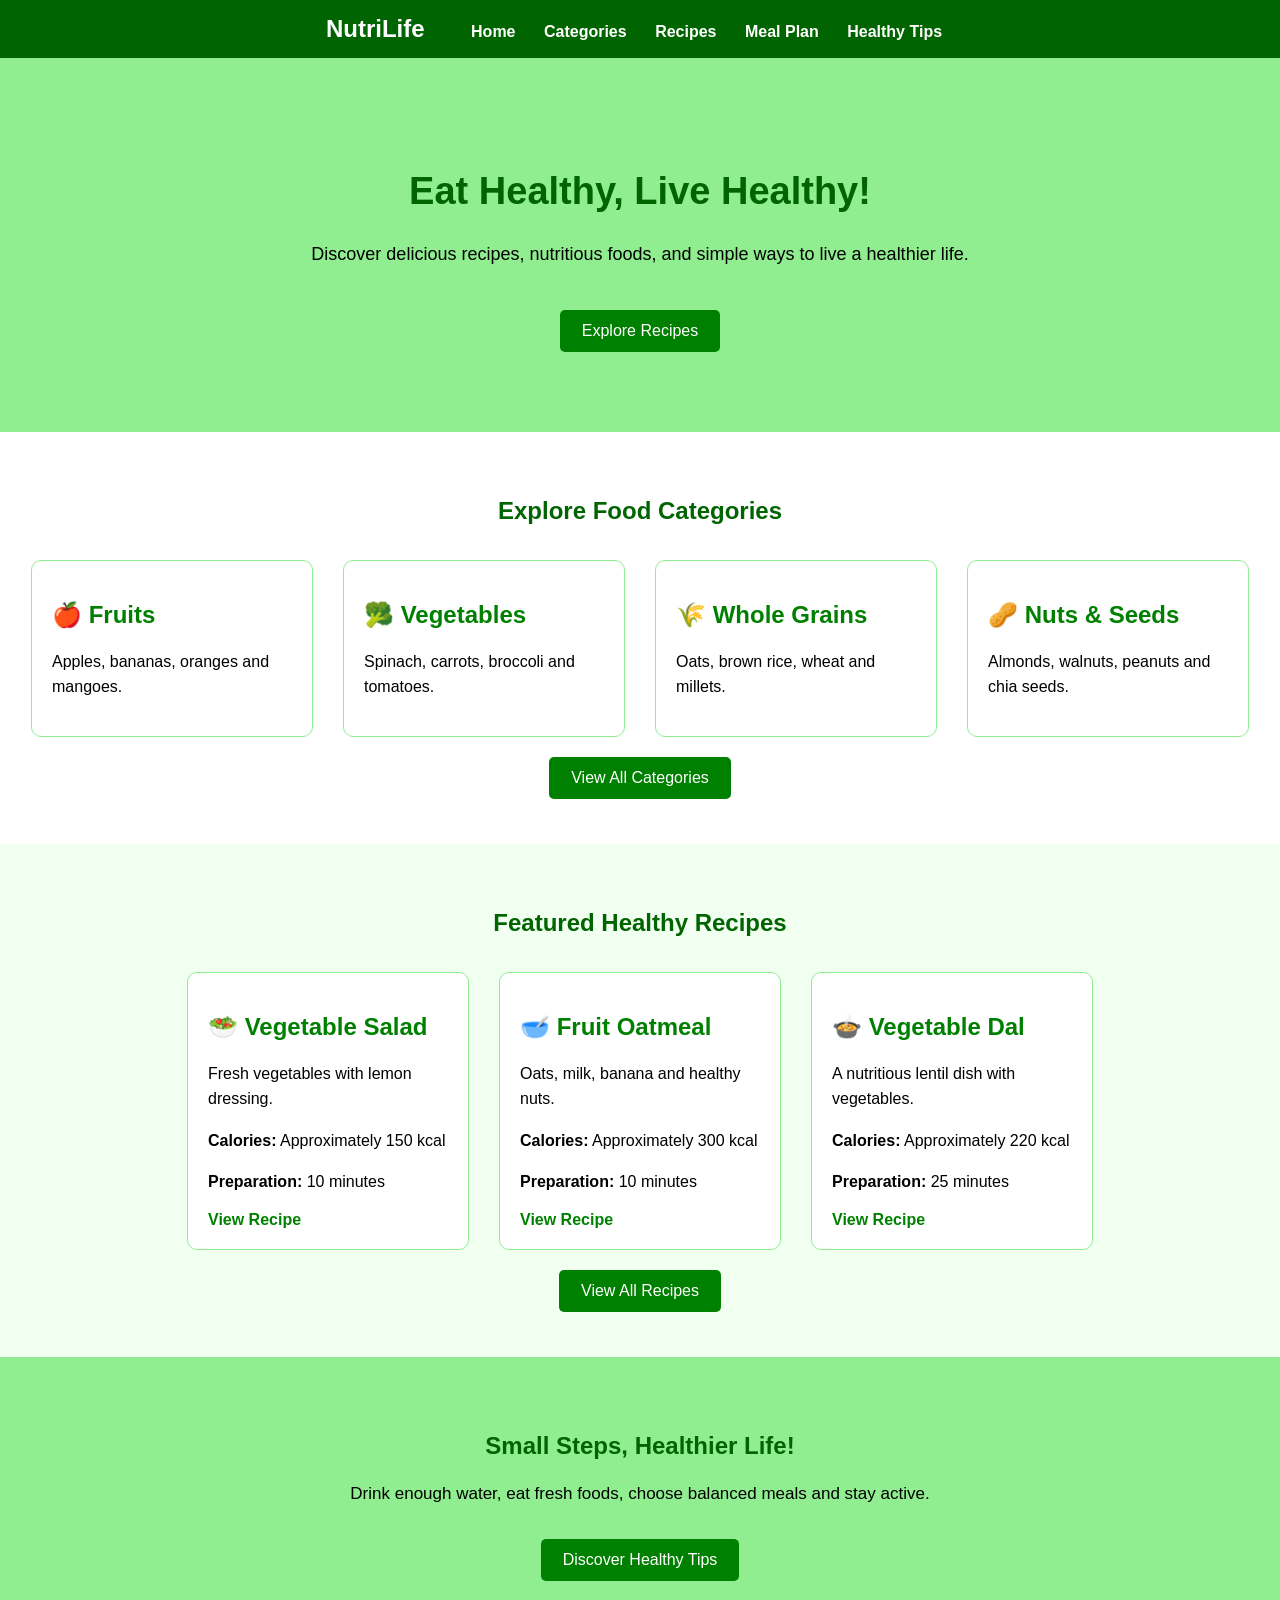
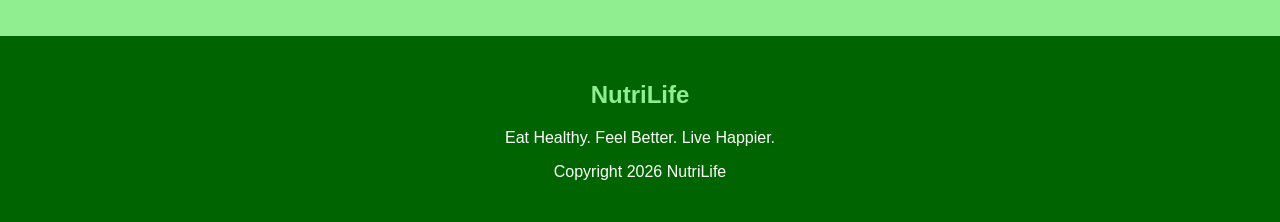
<file: index.html>
<!DOCTYPE html>
<html lang="en">
<head>
    <meta charset="UTF-8">
    <meta name="viewport" content="width=device-width, initial-scale=1.0">
    <title>NutriLife - Healthy Food</title>
    <link rel="stylesheet" href="index.css">
</head>
<body>

    <!-- Navigation Bar -->
    <nav>
        <h2>NutriLife</h2>

        <ul>
            <li><a href="index.html">Home</a></li>
            <li><a href="categories.html">Categories</a></li>
            <li><a href="recipes.html">Recipes</a></li>
            <li><a href="mealplan.html">Meal Plan</a></li>
            <li><a href="tips.html">Healthy Tips</a></li>
        </ul>
    </nav>

    <!-- Home Section -->
    <section class="home">
        <h1>Eat Healthy, Live Healthy!</h1>

        <p>
            Discover delicious recipes, nutritious foods,
            and simple ways to live a healthier life.
        </p>

        <a href="recipes.html" class="button">
            Explore Recipes
        </a>
    </section>

    <!-- Food Categories -->
    <section class="categories">
        <h1>Explore Food Categories</h1>

        <div class="container">

            <div class="card">
                <h2>🍎 Fruits</h2>
                <p>Apples, bananas, oranges and mangoes.</p>
            </div>

            <div class="card">
                <h2>🥦 Vegetables</h2>
                <p>Spinach, carrots, broccoli and tomatoes.</p>
            </div>

            <div class="card">
                <h2>🌾 Whole Grains</h2>
                <p>Oats, brown rice, wheat and millets.</p>
            </div>

            <div class="card">
                <h2>🥜 Nuts & Seeds</h2>
                <p>Almonds, walnuts, peanuts and chia seeds.</p>
            </div>

        </div>

        <a href="categories.html" class="button">
            View All Categories
        </a>
    </section>

    <!-- Featured Recipes -->
    <section class="recipes">
        <h1>Featured Healthy Recipes</h1>

        <div class="container">

            <div class="card">
                <h2>🥗 Vegetable Salad</h2>
                <p>Fresh vegetables with lemon dressing.</p>
                <p><b>Calories:</b> Approximately 150 kcal</p>
                <p><b>Preparation:</b> 10 minutes</p>
                <a href="recipes.html">View Recipe</a>
            </div>

            <div class="card">
                <h2>🥣 Fruit Oatmeal</h2>
                <p>Oats, milk, banana and healthy nuts.</p>
                <p><b>Calories:</b> Approximately 300 kcal</p>
                <p><b>Preparation:</b> 10 minutes</p>
                <a href="recipes.html">View Recipe</a>
            </div>

            <div class="card">
                <h2>🍲 Vegetable Dal</h2>
                <p>A nutritious lentil dish with vegetables.</p>
                <p><b>Calories:</b> Approximately 220 kcal</p>
                <p><b>Preparation:</b> 25 minutes</p>
                <a href="recipes.html">View Recipe</a>
            </div>

        </div>

        <a href="recipes.html" class="button">
            View All Recipes
        </a>
    </section>

    <!-- Healthy Living -->
    <section class="healthy">
        <h1>Small Steps, Healthier Life!</h1>

        <p>Drink enough water, eat fresh foods,
           choose balanced meals and stay active.</p>

        <a href="tips.html" class="button">
            Discover Healthy Tips
        </a>
    </section>

    <!-- Footer -->
    <footer>
        <h2>NutriLife</h2>
        <p>Eat Healthy. Feel Better. Live Happier.</p>
        <p>Copyright  2026 NutriLife</p>
    </footer>

</body>
</html>
</file>
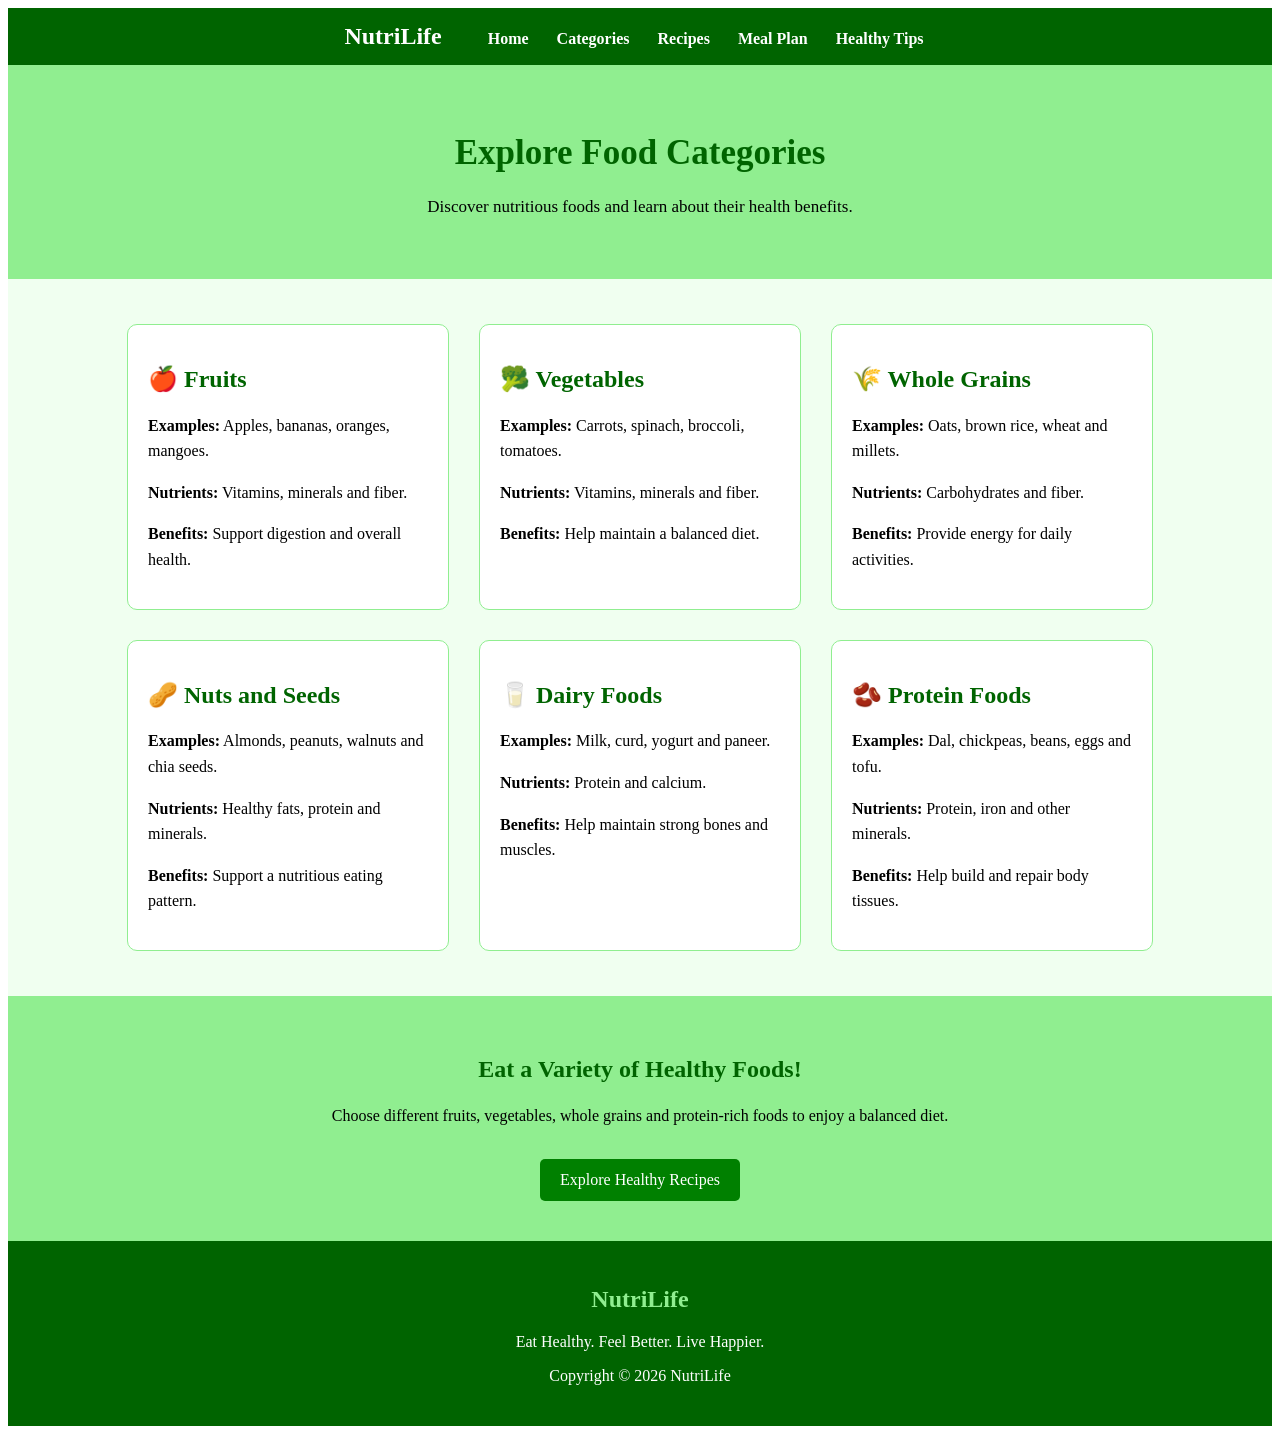
<file: categories.html>
<!DOCTYPE html>
<html lang="en">
<head>
    <meta charset="UTF-8">
    <meta name="viewport" content="width=device-width, initial-scale=1.0">
    <title>Food Categories - NutriLife</title>
    <link rel="stylesheet" href="categories.css">
</head>
<body>
    <!-- Navigation Bar -->
    <nav>
        <h2>NutriLife</h2>

        <ul>
            <li><a href="index.html">Home</a></li>
            <li><a href="categories.html">Categories</a></li>
            <li><a href="recipes.html">Recipes</a></li>
            <li><a href="mealplan.html">Meal Plan</a></li>
            <li><a href="tips.html">Healthy Tips</a></li>
        </ul>
    </nav>


    <!-- Page Heading -->
    <header class="category-header">
        <h1>Explore Food Categories</h1>
        <p>
            Discover nutritious foods and learn about their
            health benefits.
        </p>
    </header>

    <!-- Food Categories -->
    <section class="categories">
        <div class="container">

            <div class="card">
                <h2>🍎 Fruits</h2>
                <p><b>Examples:</b> Apples, bananas, oranges, mangoes.</p>
                <p><b>Nutrients:</b> Vitamins, minerals and fiber.</p>
                <p><b>Benefits:</b> Support digestion and overall health.</p>
            </div>

            <div class="card">
                <h2>🥦 Vegetables</h2>
                <p><b>Examples:</b> Carrots, spinach, broccoli, tomatoes.</p>
                <p><b>Nutrients:</b> Vitamins, minerals and fiber.</p>
                <p><b>Benefits:</b> Help maintain a balanced diet.</p>
            </div>

            <div class="card">
                <h2>🌾 Whole Grains</h2>
                <p><b>Examples:</b> Oats, brown rice, wheat and millets.</p>
                <p><b>Nutrients:</b> Carbohydrates and fiber.</p>
                <p><b>Benefits:</b> Provide energy for daily activities.</p>
            </div>

            <div class="card">
                <h2>🥜 Nuts and Seeds</h2>
                <p><b>Examples:</b> Almonds, peanuts, walnuts and chia seeds.</p>
                <p><b>Nutrients:</b> Healthy fats, protein and minerals.</p>
                <p><b>Benefits:</b> Support a nutritious eating pattern.</p>
            </div>

            <div class="card">
                <h2>🥛 Dairy Foods</h2>
                <p><b>Examples:</b> Milk, curd, yogurt and paneer.</p>
                <p><b>Nutrients:</b> Protein and calcium.</p>
                <p><b>Benefits:</b> Help maintain strong bones and muscles.</p>
            </div>

            <div class="card">
                <h2>🫘 Protein Foods</h2>
                <p><b>Examples:</b> Dal, chickpeas, beans, eggs and tofu.</p>
                <p><b>Nutrients:</b> Protein, iron and other minerals.</p>
                <p><b>Benefits:</b> Help build and repair body tissues.</p>
            </div>

        </div>
    </section>

    <!-- Healthy Eating Message -->
    <section class="category-message">
        <h2>Eat a Variety of Healthy Foods!</h2>
        <p>
            Choose different fruits, vegetables, whole grains
            and protein-rich foods to enjoy a balanced diet.
        </p>
        <a href="recipes.html" class="button">Explore Healthy Recipes</a>
    </section>

    <!-- Footer -->
    <footer>
        <h2>NutriLife</h2>
        <p>Eat Healthy. Feel Better. Live Happier.</p>
        <p>Copyright &copy; 2026 NutriLife</p>
    </footer>

</body>
</html>
</file>
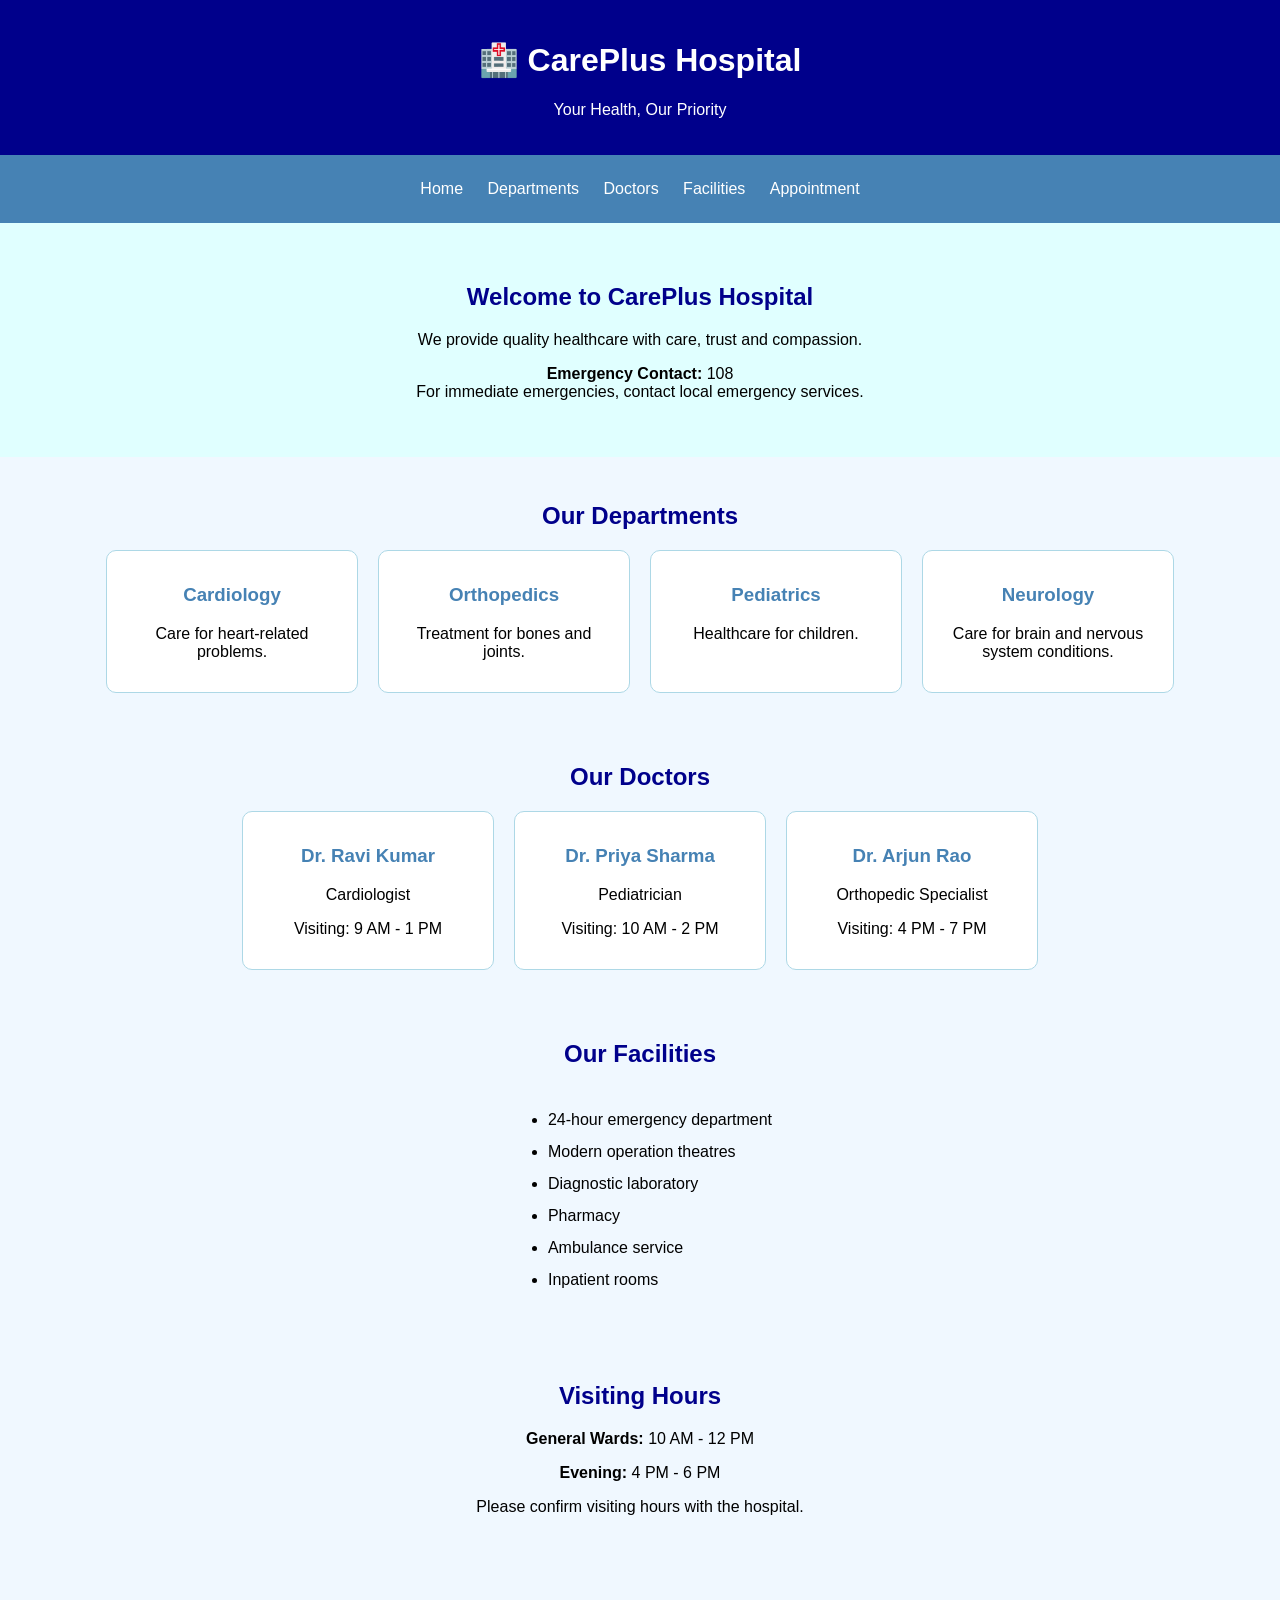
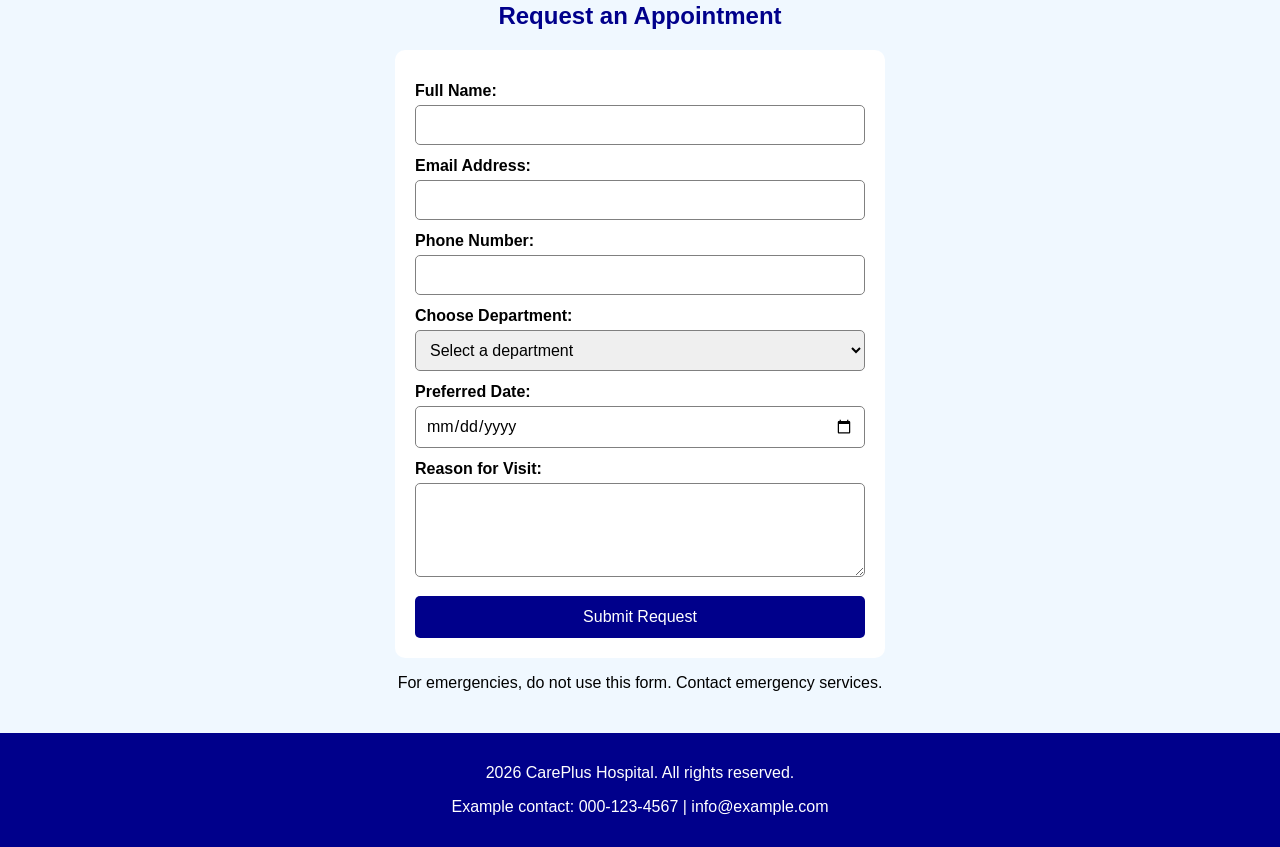
<file: health.html>
<!DOCTYPE html>
<html lang="en">
<head>
    <meta charset="UTF-8">
    <meta name="viewport" content="width=device-width, initial-scale=1.0">
    <title>CarePlus Hospital</title>
    <link rel="stylesheet" href="health.css">
</head>
<body>

    <header>
        <h1>🏥 CarePlus Hospital</h1>
        <p>Your Health, Our Priority</p>
    </header>

    <nav>
        <a href="#home">Home</a>
        <a href="#departments">Departments</a>
        <a href="#doctors">Doctors</a>
        <a href="#facilities">Facilities</a>
        <a href="#appointment">Appointment</a>
    </nav>

    <section id="home" class="welcome">
        <h2>Welcome to CarePlus Hospital</h2>
        <p>We provide quality healthcare with care, trust and compassion.</p>
        <p><strong>Emergency Contact:</strong> 108
            <br>For immediate emergencies, contact local emergency services.
        </p>
    </section>

    <section id="departments">
        <h2>Our Departments</h2>

        <div class="container">
            <div class="card">
                <h3>Cardiology</h3>
                <p>Care for heart-related problems.</p>
            </div>

            <div class="card">
                <h3>Orthopedics</h3>
                <p>Treatment for bones and joints.</p>
            </div>

            <div class="card">
                <h3>Pediatrics</h3>
                <p>Healthcare for children.</p>
            </div>

            <div class="card">
                <h3>Neurology</h3>
                <p>Care for brain and nervous system conditions.</p>
            </div>
        </div>
    </section>

    <section id="doctors">
        <h2>Our Doctors</h2>

        <div class="container">
            <div class="card">
                <h3>Dr. Ravi Kumar</h3>
                <p>Cardiologist</p>
                <p>Visiting: 9 AM - 1 PM</p>
            </div>

            <div class="card">
                <h3>Dr. Priya Sharma</h3>
                <p>Pediatrician</p>
                <p>Visiting: 10 AM - 2 PM</p>
            </div>

            <div class="card">
                <h3>Dr. Arjun Rao</h3>
                <p>Orthopedic Specialist</p>
                <p>Visiting: 4 PM - 7 PM</p>
            </div>
        </div>
    </section>

    <section id="facilities">
        <h2>Our Facilities</h2>
        <ul class="facilities">
            <li>24-hour emergency department</li>
            <li>Modern operation theatres</li>
            <li>Diagnostic laboratory</li>
            <li>Pharmacy</li>
            <li>Ambulance service</li>
            <li>Inpatient rooms</li>
        </ul>
    </section>

    <section id="hours">
        <h2>Visiting Hours</h2>
        <p><strong>General Wards:</strong> 10 AM - 12 PM</p>
        <p><strong>Evening:</strong> 4 PM - 6 PM</p>
        <p>Please confirm visiting hours with the hospital.</p>
    </section>

    <section id="appointment">
        <h2>Request an Appointment</h2>

        <form action="#" method="post">

            <label for="name">Full Name:</label>
            <input type="text" id="name" name="name"
                   autocomplete="name" required>

            <label for="email">Email Address:</label>
            <input type="email" id="email" name="email"
                   autocomplete="email" required>

            <label for="phone">Phone Number:</label>
            <input type="tel" id="phone" name="phone"
                   autocomplete="tel" required>

            <label for="department">Choose Department:</label>
            <select id="department" name="department" required>
                <option value="">Select a department</option>
                <option value="cardiology">Cardiology</option>
                <option value="orthopedics">Orthopedics</option>
                <option value="pediatrics">Pediatrics</option>
                <option value="neurology">Neurology</option>
            </select>

            <label for="date">Preferred Date:</label>
            <input type="date" id="date" name="date" required>

            <label for="message">Reason for Visit:</label>
            <textarea id="message" name="message" rows="4"></textarea>

            <button type="submit">Submit Request</button>

        </form>

        <p>For emergencies, do not use this form. Contact emergency services.</p>
    </section>

    <footer>
        <p> 2026 CarePlus Hospital. All rights reserved.</p>
        <p>Example contact: 000-123-4567 | info@example.com</p>
    </footer>

</body>
</html>
</file>
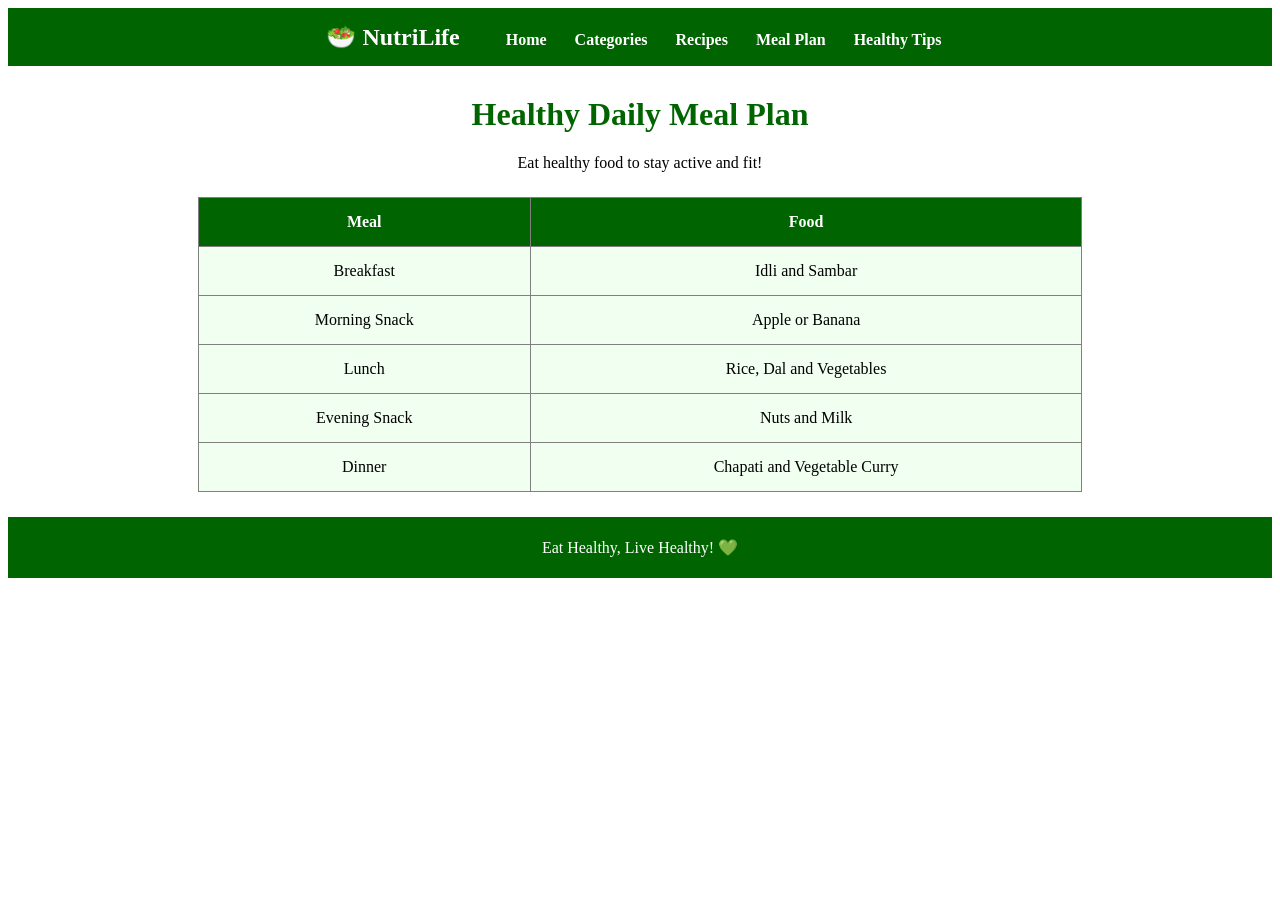
<file: mealplan.html>
<!DOCTYPE html>
<html>
<head>
    <title>Healthy Meal Plan</title>
    <link rel="stylesheet" href="mealplan.css">
</head>
<body>

    <nav>
        <h2>🥗 NutriLife</h2>
        <ul>
            <li><a href="index.html">Home</a></li>
            <li><a href="categories.html">Categories</a></li>
            <li><a href="recipes.html">Recipes</a></li>
            <li><a href="mealplan.html">Meal Plan</a></li>
            <li><a href="tips.html">Healthy Tips</a></li>
        </ul>
    </nav>
    <center>

    <h1>Healthy Daily Meal Plan</h1>
    <p>Eat healthy food to stay active and fit!</p>

    <table border="1">
        <tr>
            <th>Meal</th>
            <th>Food</th>
        </tr>

        <tr>
            <td>Breakfast</td>
            <td>Idli and Sambar</td>
        </tr>

        <tr>
            <td>Morning Snack</td>
            <td>Apple or Banana</td>
        </tr>

        <tr>
            <td>Lunch</td>
            <td>Rice, Dal and Vegetables</td>
        </tr>

        <tr>
            <td>Evening Snack</td>
            <td>Nuts and Milk</td>
        </tr>

        <tr>
            <td>Dinner</td>
            <td>Chapati and Vegetable Curry</td>
        </tr>
    </table>
</center>

    <footer>
        <p>Eat Healthy, Live Healthy! 💚</p>
    </footer>

</body>
</html>
</file>
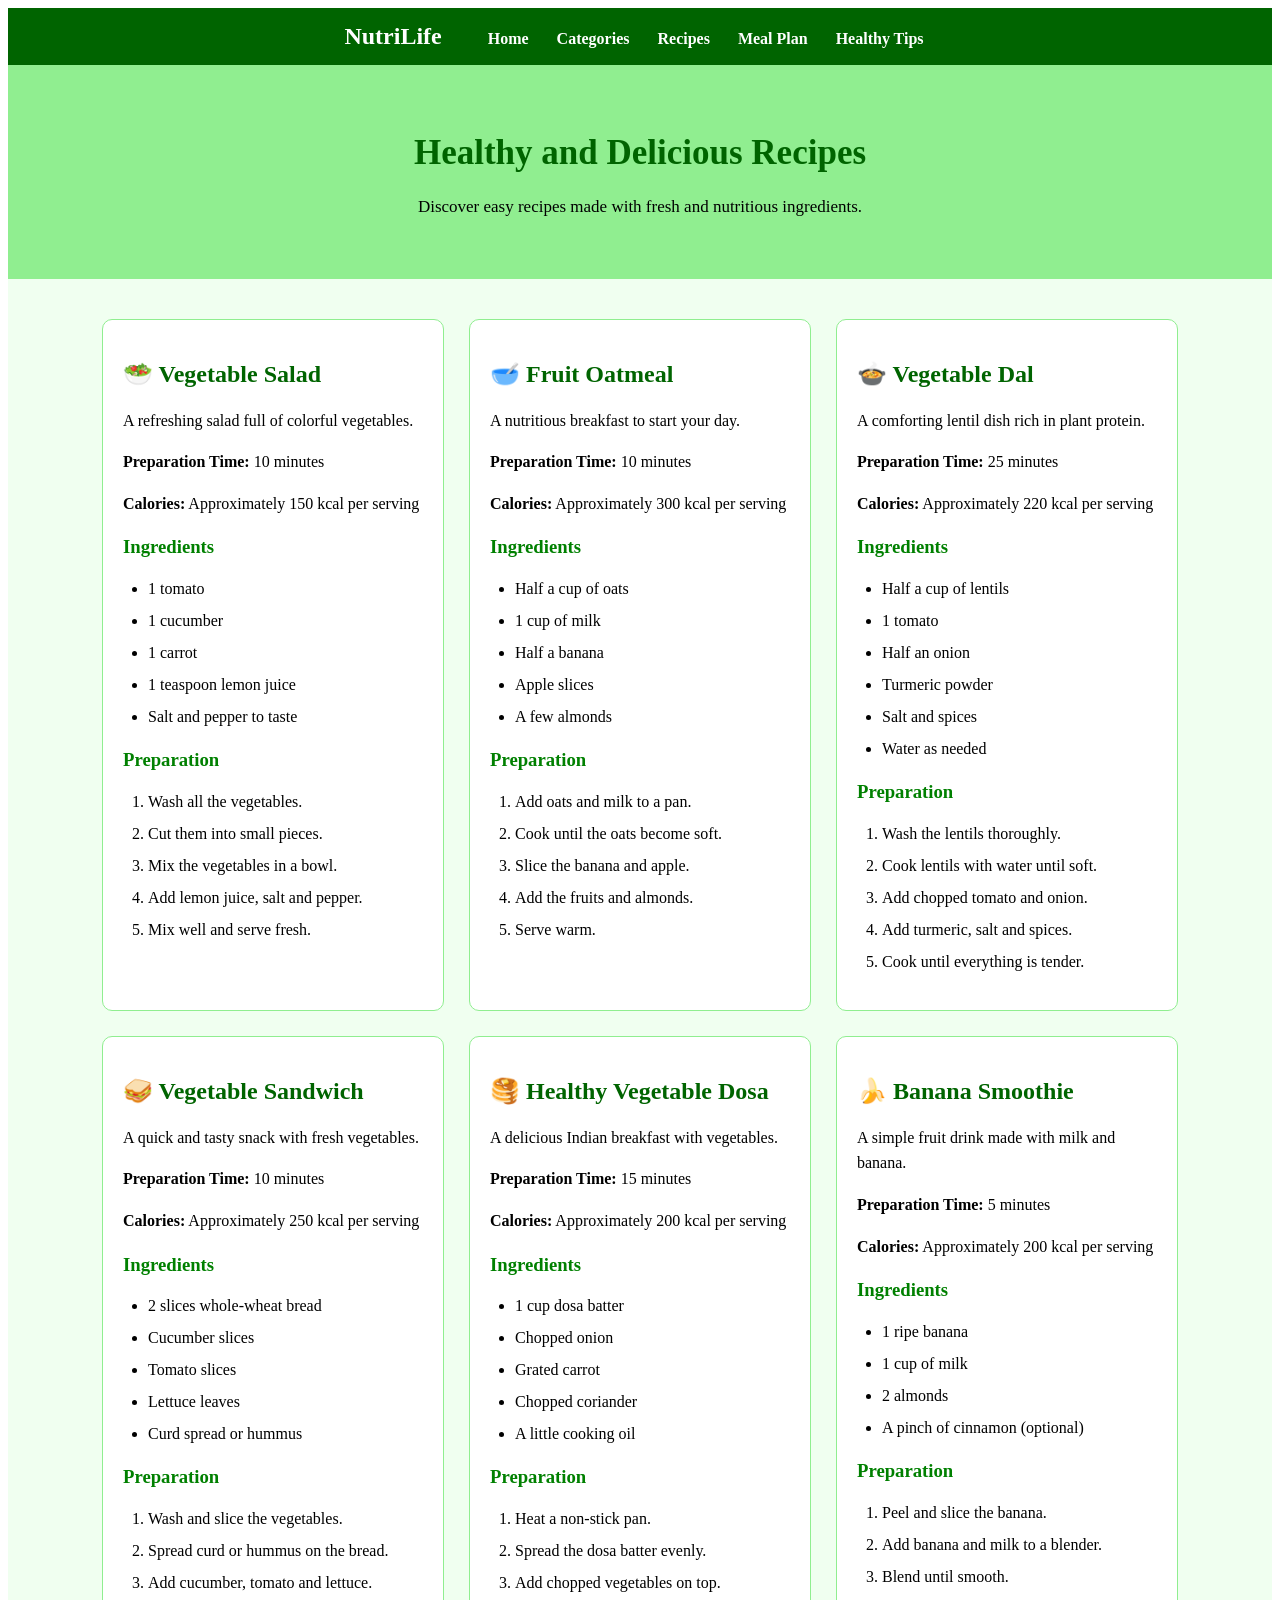
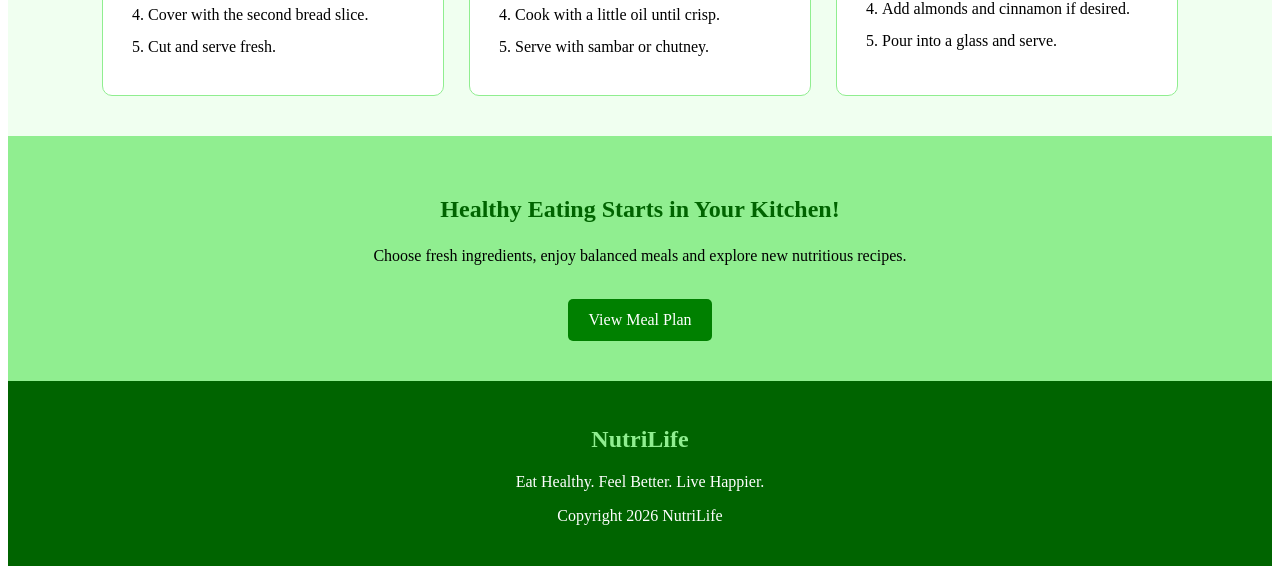
<file: recipes.html>
<!DOCTYPE html>
<html lang="en">
<head>
    <meta charset="UTF-8">
    <meta name="viewport" content="width=device-width, initial-scale=1.0">
    <title>Healthy Recipes - NutriLife</title>
    <link rel="stylesheet" href="recipes.css">
</head>
<body>
    <!-- Navigation Bar -->
    <nav>
        <h2>NutriLife</h2>

        <ul>
            <li><a href="index.html">Home</a></li>
            <li><a href="categories.html">Categories</a></li>
            <li><a href="recipes.html">Recipes</a></li>
            <li><a href="mealplan.html">Meal Plan</a></li>
            <li><a href="tips.html">Healthy Tips</a></li>
        </ul>
    </nav>


    <!-- Page Heading -->
    <header class="recipe-header">
        <h1>Healthy and Delicious Recipes</h1>
        <p>
            Discover easy recipes made with fresh and nutritious ingredients.
        </p>
    </header>

    <!-- Recipe Section -->
    <section class="recipe-section">

        <div class="recipe-container">

            <!-- Recipe 1 -->
            <div class="recipe-card">
                <h2>🥗 Vegetable Salad</h2>

                <p>A refreshing salad full of colorful vegetables.</p>

                <p><b>Preparation Time:</b> 10 minutes</p>
                <p><b>Calories:</b> Approximately 150 kcal per serving</p>

                <h3>Ingredients</h3>
                <ul>
                    <li>1 tomato</li>
                    <li>1 cucumber</li>
                    <li>1 carrot</li>
                    <li>1 teaspoon lemon juice</li>
                    <li>Salt and pepper to taste</li>
                </ul>

                <h3>Preparation</h3>
                <ol>
                    <li>Wash all the vegetables.</li>
                    <li>Cut them into small pieces.</li>
                    <li>Mix the vegetables in a bowl.</li>
                    <li>Add lemon juice, salt and pepper.</li>
                    <li>Mix well and serve fresh.</li>
                </ol>
            </div>

            <!-- Recipe 2 -->
            <div class="recipe-card">
                <h2>🥣 Fruit Oatmeal</h2>

                <p>A nutritious breakfast to start your day.</p>

                <p><b>Preparation Time:</b> 10 minutes</p>
                <p><b>Calories:</b> Approximately 300 kcal per serving</p>

                <h3>Ingredients</h3>
                <ul>
                    <li>Half a cup of oats</li>
                    <li>1 cup of milk</li>
                    <li>Half a banana</li>
                    <li>Apple slices</li>
                    <li>A few almonds</li>
                </ul>

                <h3>Preparation</h3>
                <ol>
                    <li>Add oats and milk to a pan.</li>
                    <li>Cook until the oats become soft.</li>
                    <li>Slice the banana and apple.</li>
                    <li>Add the fruits and almonds.</li>
                    <li>Serve warm.</li>
                </ol>
            </div>

            <!-- Recipe 3 -->
            <div class="recipe-card">
                <h2>🍲 Vegetable Dal</h2>

                <p>A comforting lentil dish rich in plant protein.</p>

                <p><b>Preparation Time:</b> 25 minutes</p>
                <p><b>Calories:</b> Approximately 220 kcal per serving</p>

                <h3>Ingredients</h3>
                <ul>
                    <li>Half a cup of lentils</li>
                    <li>1 tomato</li>
                    <li>Half an onion</li>
                    <li>Turmeric powder</li>
                    <li>Salt and spices</li>
                    <li>Water as needed</li>
                </ul>

                <h3>Preparation</h3>
                <ol>
                    <li>Wash the lentils thoroughly.</li>
                    <li>Cook lentils with water until soft.</li>
                    <li>Add chopped tomato and onion.</li>
                    <li>Add turmeric, salt and spices.</li>
                    <li>Cook until everything is tender.</li>
                </ol>
            </div>

            <!-- Recipe 4 -->
            <div class="recipe-card">
                <h2>🥪 Vegetable Sandwich</h2>

                <p>A quick and tasty snack with fresh vegetables.</p>

                <p><b>Preparation Time:</b> 10 minutes</p>
                <p><b>Calories:</b> Approximately 250 kcal per serving</p>

                <h3>Ingredients</h3>
                <ul>
                    <li>2 slices whole-wheat bread</li>
                    <li>Cucumber slices</li>
                    <li>Tomato slices</li>
                    <li>Lettuce leaves</li>
                    <li>Curd spread or hummus</li>
                </ul>

                <h3>Preparation</h3>
                <ol>
                    <li>Wash and slice the vegetables.</li>
                    <li>Spread curd or hummus on the bread.</li>
                    <li>Add cucumber, tomato and lettuce.</li>
                    <li>Cover with the second bread slice.</li>
                    <li>Cut and serve fresh.</li>
                </ol>
            </div>

            <!-- Recipe 5 -->
            <div class="recipe-card">
                <h2>🥞 Healthy Vegetable Dosa</h2>

                <p>A delicious Indian breakfast with vegetables.</p>

                <p><b>Preparation Time:</b> 15 minutes</p>
                <p><b>Calories:</b> Approximately 200 kcal per serving</p>

                <h3>Ingredients</h3>
                <ul>
                    <li>1 cup dosa batter</li>
                    <li>Chopped onion</li>
                    <li>Grated carrot</li>
                    <li>Chopped coriander</li>
                    <li>A little cooking oil</li>
                </ul>

                <h3>Preparation</h3>
                <ol>
                    <li>Heat a non-stick pan.</li>
                    <li>Spread the dosa batter evenly.</li>
                    <li>Add chopped vegetables on top.</li>
                    <li>Cook with a little oil until crisp.</li>
                    <li>Serve with sambar or chutney.</li>
                </ol>
            </div>

            <!-- Recipe 6 -->
            <div class="recipe-card">
                <h2>🍌 Banana Smoothie</h2>

                <p>A simple fruit drink made with milk and banana.</p>

                <p><b>Preparation Time:</b> 5 minutes</p>
                <p><b>Calories:</b> Approximately 200 kcal per serving</p>

                <h3>Ingredients</h3>
                <ul>
                    <li>1 ripe banana</li>
                    <li>1 cup of milk</li>
                    <li>2 almonds</li>
                    <li>A pinch of cinnamon (optional)</li>
                </ul>

                <h3>Preparation</h3>
                <ol>
                    <li>Peel and slice the banana.</li>
                    <li>Add banana and milk to a blender.</li>
                    <li>Blend until smooth.</li>
                    <li>Add almonds and cinnamon if desired.</li>
                    <li>Pour into a glass and serve.</li>
                </ol>
            </div>

        </div>

    </section>

    <!-- Healthy Eating Message -->
    <section class="recipe-message">
        <h2>Healthy Eating Starts in Your Kitchen!</h2>
        <p>
            Choose fresh ingredients, enjoy balanced meals
            and explore new nutritious recipes.
        </p>
        <a href="mealplan.html" class="button">View Meal Plan</a>
    </section>

    <!-- Footer -->
    <footer>
        <h2>NutriLife</h2>
        <p>Eat Healthy. Feel Better. Live Happier.</p>
        <p>Copyright  2026 NutriLife</p>
    </footer>

</body>
</html>
</file>
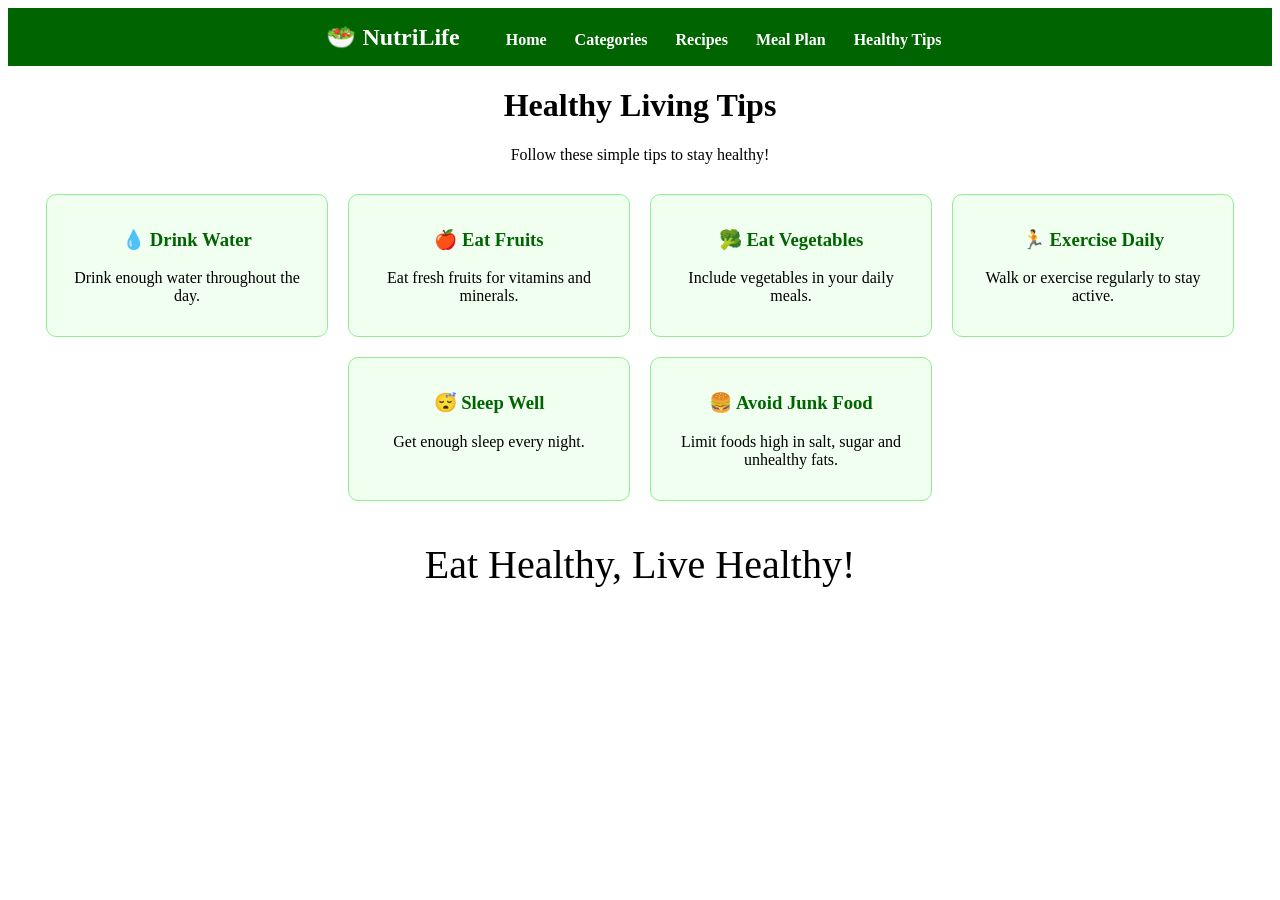
<file: tips.html>
<!DOCTYPE html>
<html>
<head>
    <title>Healthy Tips</title>
    <link rel="stylesheet" href="tips.css">
</head>
<body>

    <nav>
        <h2>🥗 NutriLife</h2>
        <ul>
            <li><a href="index.html">Home</a></li>
            <li><a href="categories.html">Categories</a></li>
            <li><a href="recipes.html">Recipes</a></li>
            <li><a href="mealplan.html">Meal Plan</a></li>
            <li><a href="tips.html">Healthy Tips</a></li>
        </ul>
    </nav>
<center>
    <h1>Healthy Living Tips</h1>
    <p>Follow these simple tips to stay healthy!</p>
</center>

    <div class="tips">
        <div class="tip">
            <h3>💧 Drink Water</h3>
            <p>Drink enough water throughout the day.</p>
        </div>

        <div class="tip">
            <h3>🍎 Eat Fruits</h3>
            <p>Eat fresh fruits for vitamins and minerals.</p>
        </div>

        <div class="tip">
            <h3>🥦 Eat Vegetables</h3>
            <p>Include vegetables in your daily meals.</p>
        </div>

        <div class="tip">
            <h3>🏃 Exercise Daily</h3>
            <p>Walk or exercise regularly to stay active.</p>
        </div>

        <div class="tip">
            <h3>😴 Sleep Well</h3>
            <p>Get enough sleep every night.</p>
        </div>

        <div class="tip">
            <h3>🍔 Avoid Junk Food</h3>
            <p>Limit foods high in salt, sugar and unhealthy fats.</p>
        </div>
    </div>

    <footer>
        <p>Eat Healthy, Live Healthy! </p>
    </footer>

</body>
</html>
</file>
<file: index.css>
/* Basic Styles */
body {
    font-family: Arial, sans-serif;
    margin: 0;
    background-color: white;
    color: black;
}

/* Navigation */
nav {
    background-color: darkgreen;
    padding: 15px;
    text-align: center;
}

nav h2 {
    color: white;
    display: inline;
    margin-right: 30px;
}

nav ul {
    display: inline;
    padding: 0;
}

nav ul li {
    display: inline;
    margin: 12px;
}

nav ul li a {
    color: white;
    text-decoration: none;
    font-weight: bold;
}

nav ul li a:hover {
    color: yellow;
}

/* Home Section */
.home {
    background-color: lightgreen;
    text-align: center;
    padding: 80px 20px;
}

.home h1 {
    color: darkgreen;
    font-size: 38px;
}

.home p {
    font-size: 18px;
    margin-bottom: 30px;
}

/* Buttons */
.button {
    display: inline-block;
    background-color: green;
    color: white;
    text-decoration: none;
    padding: 12px 22px;
    margin-top: 15px;
    border-radius: 5px;
}

.button:hover {
    background-color: darkgreen;
}

/* Common Sections */
.categories,
.recipes {
    text-align: center;
    padding: 45px 20px;
}

.categories h1,
.recipes h1 {
    color: darkgreen;
    margin-bottom: 30px;
}

/* Cards */
.container {
    display: flex;
    justify-content: center;
    flex-wrap: wrap;
    gap: 20px;
}

.card {
    background-color: white;
    width: 240px;
    padding: 20px;
    margin: 5px;
    border: 1px solid lightgreen;
    border-radius: 10px;
    text-align: left;
}

.card h2 {
    color: green;
}

.card p {
    line-height: 1.6;
}

.card a {
    color: green;
    font-weight: bold;
    text-decoration: none;
}

.card a:hover {
    text-decoration: underline;
}

.card:hover {
    background-color: honeydew;
}

/* Recipe Section */
.recipes {
    background-color: honeydew;
}

/* Healthy Living */
.healthy {
    text-align: center;
    padding: 55px 20px;
    background-color: lightgreen;
}

.healthy h1 {
    color: darkgreen;
}

.healthy p {
    font-size: 17px;
    line-height: 1.6;
}

/* Footer */
footer {
    background-color: darkgreen;
    color: white;
    text-align: center;
    padding: 25px;
}

footer h2 {
    color: lightgreen;
}

/* Responsive Design */
@media (max-width: 600px) {
    nav h2 {
        display: block;
        margin: 0 0 15px;
    }

    nav ul li {
        display: inline-block;
        margin: 8px;
    }

    .home h1 {
        font-size: 29px;
    }

    .card {
        width: 85%;
    }
}
</file>
<file: categories.css>
/* Categories Page Header */
.category-header {
    background-color: lightgreen;
    text-align: center;
    padding: 45px 20px;
}

.category-header h1 {
    color: darkgreen;
    font-size: 35px;
}

.category-header p {
    font-size: 17px;
}
/* Navigation */
nav {
    background-color: darkgreen;
    padding: 15px;
    text-align: center;
}

nav h2 {
    color: white;
    display: inline;
    margin-right: 30px;
}

nav ul {
    display: inline;
    padding: 0;
}

nav ul li {
    display: inline;
    margin: 12px;
}

nav ul li a {
    color: white;
    text-decoration: none;
    font-weight: bold;
}

/* Categories Section */
.categories {
    background-color: honeydew;
    padding: 40px 20px;
    text-align: center;
}

/* Category Cards */
.container {
    display: flex;
    justify-content: center;
    flex-wrap: wrap;
    gap: 20px;
}

.card {
    background-color: white;
    width: 280px;
    padding: 20px;
    margin: 5px;
    border: 1px solid lightgreen;
    border-radius: 10px;
    text-align: left;
}

.card h2 {
    color: darkgreen;
}

.card p {
    line-height: 1.6;
}

/* Hover Effect */
.card:hover {
    background-color: lightyellow;
}

/* Category Message */
.category-message {
    background-color: lightgreen;
    text-align: center;
    padding: 40px 20px;
}

.category-message h2 {
    color: darkgreen;
}

.category-message p {
    line-height: 1.6;
}

/* Button */
.button {
    display: inline-block;
    background-color: green;
    color: white;
    padding: 12px 20px;
    margin-top: 15px;
    text-decoration: none;
    border-radius: 5px;
}

.button:hover {
    background-color: darkgreen;
}

/* Footer */
footer {
    background-color: darkgreen;
    color: white;
    text-align: center;
    padding: 25px;
}

footer h2 {
    color: lightgreen;
}

/* Mobile Responsive Design */
@media (max-width: 600px) {
    .category-header h1 {
        font-size: 27px;
    }

    .card {
        width: 85%;
    }
}
</file>
<file: health.css>
/* General Styles */
body {
    font-family: Arial, sans-serif;
    margin: 0;
    background-color: aliceblue;
    color: black;
}

header {
    background-color: darkblue;
    color: white;
    text-align: center;
    padding: 20px;
}

nav {
    background-color: steelblue;
    padding: 15px;
    text-align: center;
}

nav a {
    color: white;
    text-decoration: none;
    margin: 10px;
    display: inline-block;
}

nav a:hover {
    color: yellow;
}

/* Sections */
section {
    padding: 25px;
    text-align: center;
}

h2 {
    color: darkblue;
}

/* Welcome Section */
.welcome {
    background-color: lightcyan;
    padding: 40px 20px;
}

/* Cards */
.container {
    display: flex;
    flex-wrap: wrap;
    justify-content: center;
    gap: 20px;
}

.card {
    background-color: white;
    width: 220px;
    padding: 15px;
    border: 1px solid lightblue;
    border-radius: 10px;
}

.card h3 {
    color: steelblue;
}

.card:hover {
    background-color: lightcyan;
}

/* Facilities */
.facilities {
    display: inline-block;
    text-align: left;
    line-height: 2;
}

/* Appointment Form */
form {
    background-color: white;
    max-width: 450px;
    margin: auto;
    padding: 20px;
    border-radius: 10px;
    text-align: left;
}

label {
    display: block;
    margin-top: 12px;
    font-weight: bold;
}

input, select, textarea {
    width: 100%;
    padding: 10px;
    margin-top: 5px;
    box-sizing: border-box;
    border: 1px solid gray;
    border-radius: 5px;
    font: inherit;
}

input:focus, select:focus, textarea:focus {
    outline: 2px solid steelblue;
}

button {
    background-color: darkblue;
    color: white;
    padding: 12px;
    margin-top: 15px;
    border: none;
    border-radius: 5px;
    cursor: pointer;
    width: 100%;
    font-size: 16px;
}

button:hover {
    background-color: steelblue;
}

/* Footer */
footer {
    background-color: darkblue;
    color: white;
    text-align: center;
    padding: 15px;
}

/* Responsive Design */
@media (max-width: 600px) {
    nav a {
        display: block;
        margin: 8px;
    }

    .card {
        width: 100%;
    }

    section {
        padding: 15px;
    }
}
</file>
<file: mealplan.css>
/* Meal Plan Page */

h1 {
    text-align: center;
    color: darkgreen;
    margin-top: 30px;
}
/* Navigation */
nav {
    background-color: darkgreen;
    padding: 15px;
    text-align: center;
}

nav h2 {
    color: white;
    display: inline;
    margin-right: 30px;
}

nav ul {
    display: inline;
    padding: 0;
}

nav ul li {
    display: inline;
    margin: 12px;
}

nav ul li a {
    color: white;
    text-decoration: none;
    font-weight: bold;
}
body > p {
    text-align: center;
}

table {
    width: 70%;
    margin: 25px auto;
    border-collapse: collapse;
    background-color: honeydew;
}

th, td {
    padding: 15px;
    text-align: center;
}

th {
    background-color: darkgreen;
    color: white;
}

td {
    color: black;
}

tr:hover {
    background-color: lightgreen;
}

footer {
    text-align: center;
    background-color: darkgreen;
    color: white;
    padding: 5px;
    margin-top: 10px;
}
</file>
<file: recipes.css>
/* Recipe Page Header */
.recipe-header {
    background-color: lightgreen;
    text-align: center;
    padding: 45px 20px;
}

.recipe-header h1 {
    color: darkgreen;
    font-size: 35px;
}

.recipe-header p {
    font-size: 17px;
}
/* Navigation */
nav {
    background-color: darkgreen;
    padding: 15px;
    text-align: center;
}

nav h2 {
    color: white;
    display: inline;
    margin-right: 30px;
}

nav ul {
    display: inline;
    padding: 0;
}

nav ul li {
    display: inline;
    margin: 12px;
}

nav ul li a {
    color: white;
    text-decoration: none;
    font-weight: bold;
}

/* Recipe Section */
.recipe-section {
    background-color: honeydew;
    padding: 40px 20px;
}

/* Recipe Container */
.recipe-container {
    display: flex;
    justify-content: center;
    flex-wrap: wrap;
    gap: 25px;
}

/* Recipe Cards */
.recipe-card {
    background-color: white;
    width: 300px;
    padding: 20px;
    border: 1px solid lightgreen;
    border-radius: 10px;
    text-align: left;
}

.recipe-card h2 {
    color: darkgreen;
}

.recipe-card h3 {
    color: green;
    margin-top: 20px;
}

.recipe-card p {
    line-height: 1.6;
}

.recipe-card ul,
.recipe-card ol {
    padding-left: 25px;
}

.recipe-card li {
    margin-bottom: 8px;
    line-height: 1.5;
}

/* Recipe Card Hover */
.recipe-card:hover {
    background-color: lightyellow;
}

/* Recipe Message */
.recipe-message {
    background-color: lightgreen;
    text-align: center;
    padding: 40px 20px;
}

.recipe-message h2 {
    color: darkgreen;
}

.recipe-message p {
    line-height: 1.6;
}

/* Button */
.button {
    display: inline-block;
    background-color: green;
    color: white;
    padding: 12px 20px;
    margin-top: 15px;
    text-decoration: none;
    border-radius: 5px;
}

.button:hover {
    background-color: darkgreen;
}

/* Footer */
footer {
    background-color: darkgreen;
    color: white;
    text-align: center;
    padding: 25px;
}

footer h2 {
    color: lightgreen;
}

/* Mobile Responsive Design */
@media (max-width: 600px) {
    .recipe-header h1 {
        font-size: 27px;
    }

    .recipe-card {
        width: 85%;
    }
}
</file>
<file: tips.css>
/* Healthy Tips Page */

.tips {
    display: flex;
    flex-wrap: wrap;
    justify-content: center;
    gap: 20px;
    margin: 30px;
}

.tip {
    background-color: honeydew;
    width: 250px;
    padding: 15px;
    text-align: center;
    border-radius: 10px;
    border: 1px solid lightgreen;
}

.tip h3 {
    color: darkgreen;
}

.tip:hover {
    background-color: lightgreen;
}
/* Navigation */
nav {
    background-color: darkgreen;
    padding: 15px;
    text-align: center;
}

nav h2 {
    color: white;
    display: inline;
    margin-right: 30px;
}

nav ul {
    display: inline;
    padding: 0;
}

nav ul li {
    display: inline;
    margin: 12px;
}

nav ul li a {
    color: white;
    text-decoration: none;
    font-weight: bold;
}
footer{
    text-align: center;
    font-size: 40px;
}
</file>
